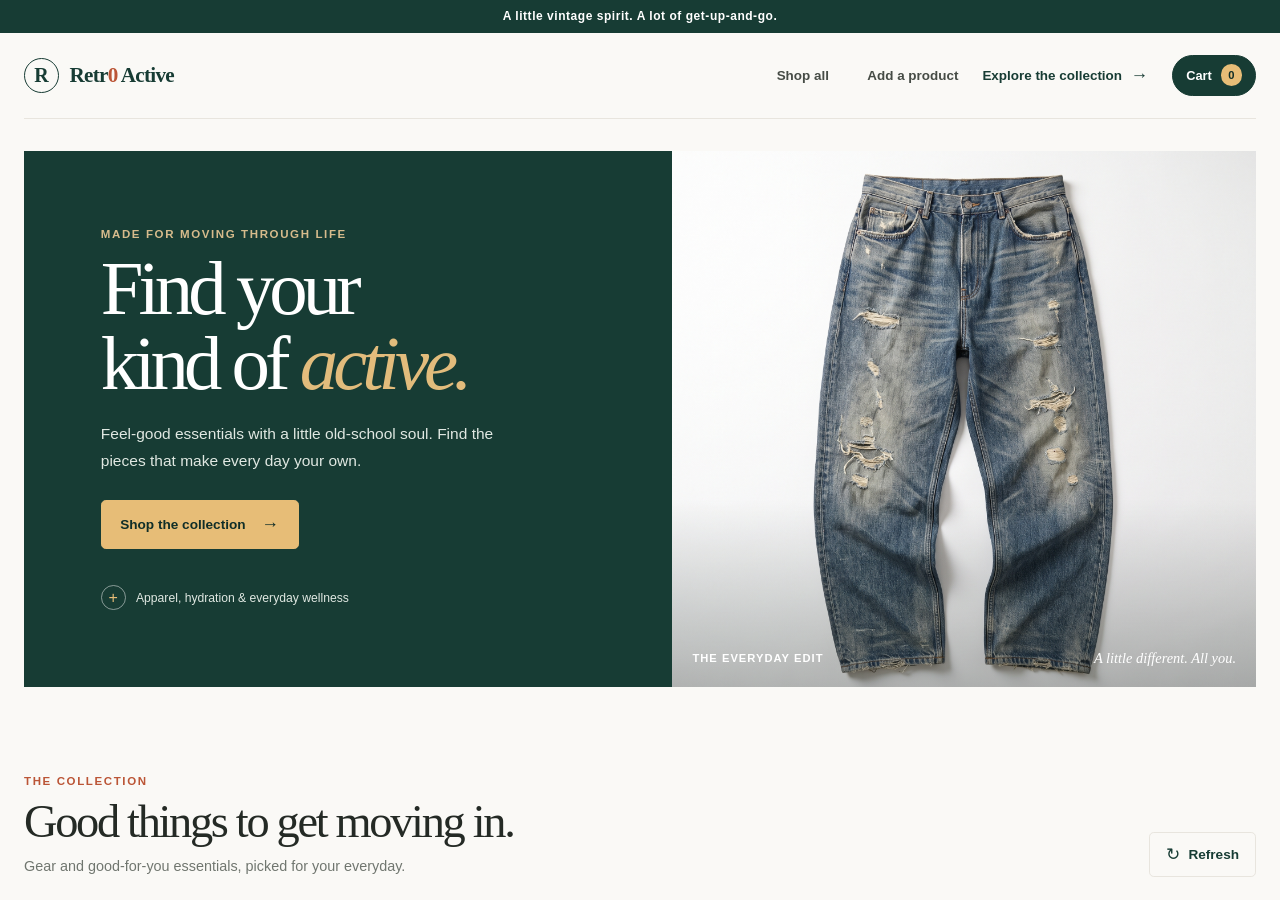
<file: index.html>
<!doctype html>
<html lang="en">
  <head>
    <meta charset="utf-8">
    <meta name="viewport" content="width=device-width, initial-scale=1">
    <title>Retr0 Active | Vintage gear, modern pace</title>
    <style>
      html,
      body {
        width: 100%;
        height: 100%;
        margin: 0;
      }

      iframe {
        display: block;
        width: 100%;
        height: 100%;
        border: 0;
      }
    </style>
  </head>
  <body>
    <iframe src="/client/" title="Retr0 Active storefront"></iframe>
  </body>
</html>
</file>
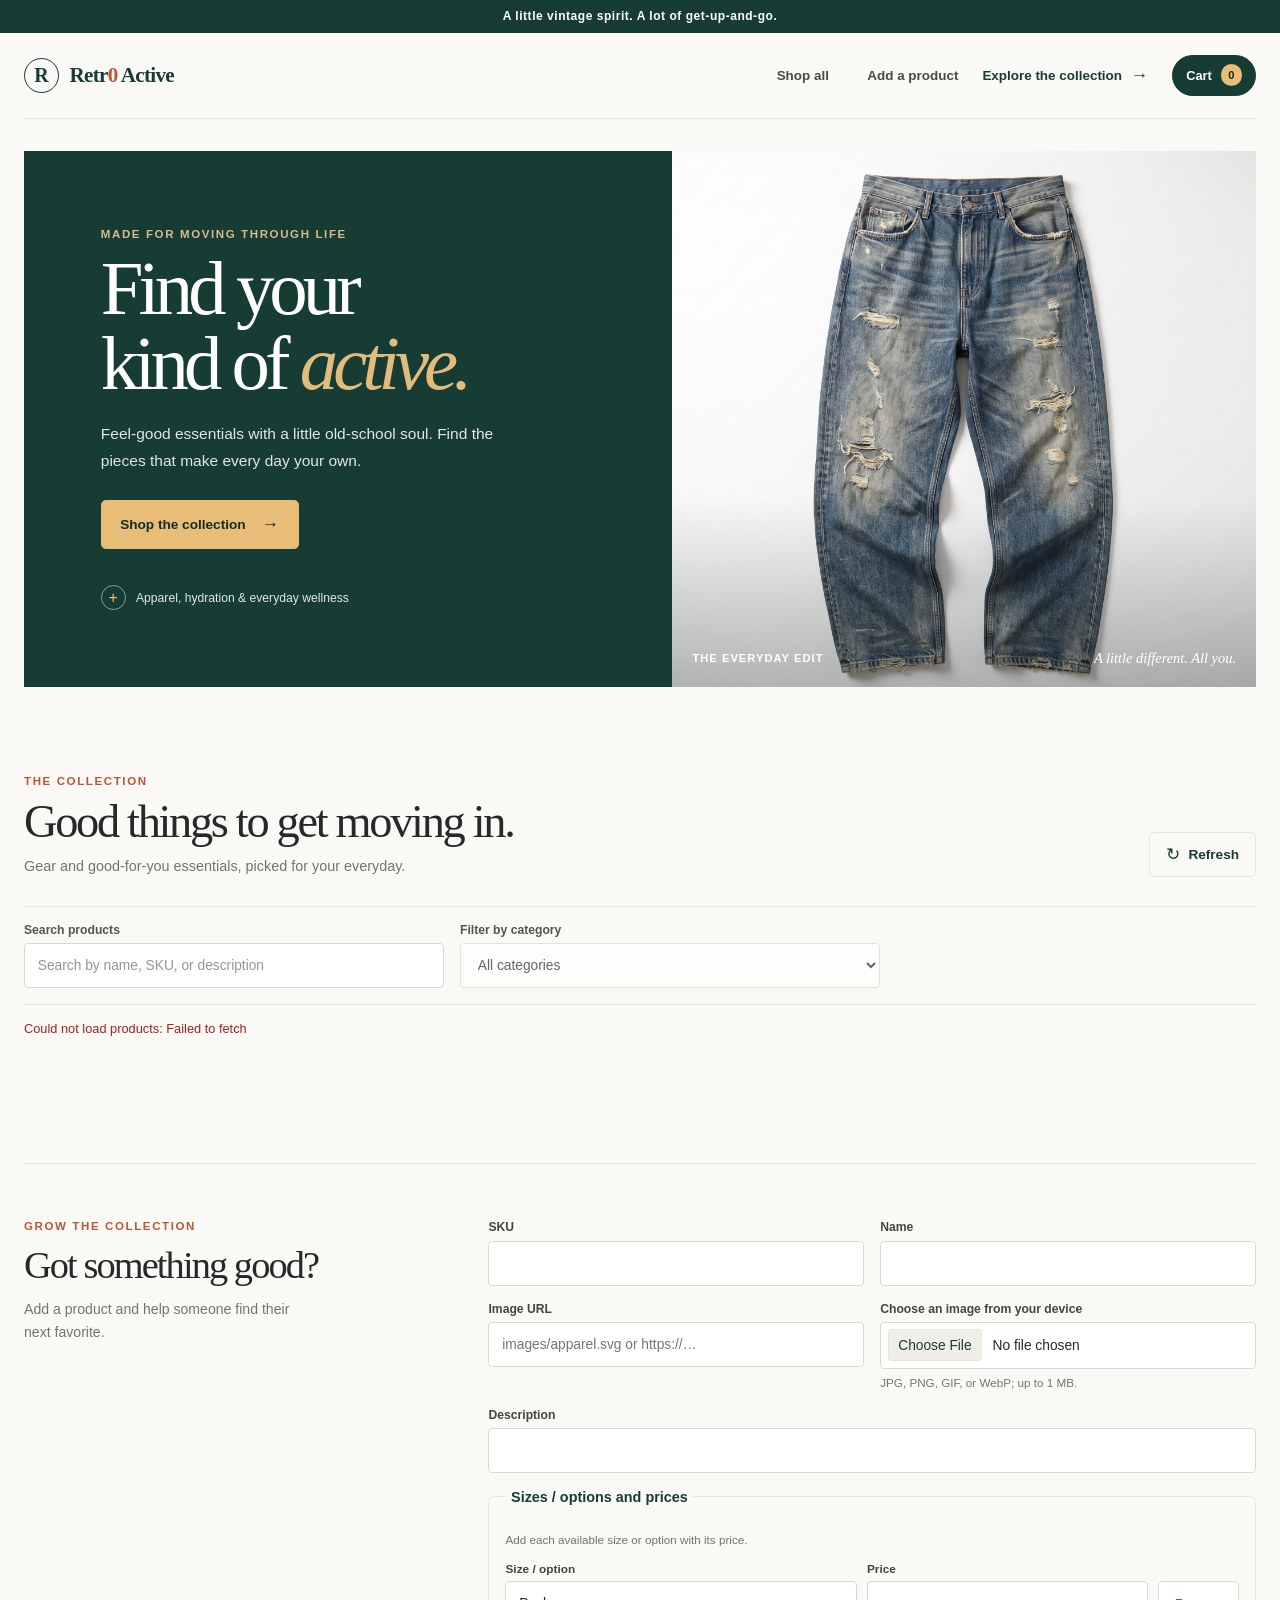
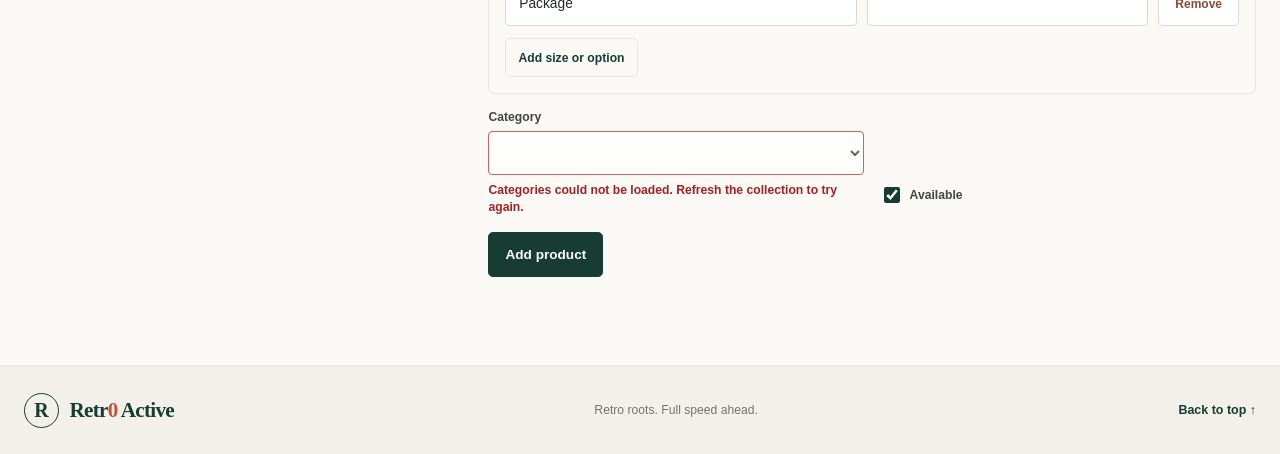
<file: client/index.html>
<!doctype html>
<html lang="en">
<head>
  <meta charset="utf-8">
  <meta name="viewport" content="width=device-width, initial-scale=1">
  <title>Retr0 Active | Vintage gear, modern pace</title>
  <link rel="stylesheet" href="styles.css">
  <script src="app.js" defer></script>
</head>
<body>
  <div class="announcement-bar">
    <p>A little vintage spirit. A lot of get-up-and-go.</p>
  </div>

  <header id="top" class="site-header">
    <a class="brand" href="#top" aria-label="Retr0 Active home">
      <span class="brand__mark" aria-hidden="true">R</span>
      <span class="brand__name">Retr<span>0</span> Active</span>
    </a>
    <nav class="site-nav" aria-label="Main navigation">
      <a href="#products">Shop all</a>
      <a href="#add-product">Add a product</a>
    </nav>
    <a class="header-cta" href="#products">
      Explore the collection <span aria-hidden="true">&rarr;</span>
    </a>
    <button
      id="cart-toggle"
      class="cart-toggle"
      type="button"
      aria-haspopup="dialog"
      aria-controls="cart-dialog"
      aria-label="Open shopping cart, 0 items">
      Cart <span id="cart-count" class="cart-count">0</span>
    </button>
  </header>

  <main>
    <section class="hero" aria-labelledby="hero-heading">
      <div class="hero__copy">
        <p class="eyebrow">Made for moving through life</p>
        <h1 id="hero-heading">Find your<br>kind of <span>active.</span></h1>
        <p class="hero__description">
          Feel-good essentials with a little old-school soul. Find the pieces
          that make every day your own.
        </p>
        <a class="hero__button" href="#products">
          Shop the collection <span aria-hidden="true">&rarr;</span>
        </a>
        <div class="hero__note">
          <span class="hero__note-mark" aria-hidden="true">+</span>
          <p>Apparel, hydration &amp; everyday wellness</p>
        </div>
      </div>
      <div class="hero__image-wrap">
        <img
          class="hero__image"
          src="images/Grunge Skater Jeans (Men) - AWMGSJ.jpg"
          alt="Vintage-inspired grunge skater jeans">
        <div class="hero__image-caption">
          <span>THE EVERYDAY EDIT</span>
          <span>A little different. All you.</span>
        </div>
      </div>
    </section>

    <section class="products-section" aria-labelledby="products-heading">
      <div class="section-heading">
        <div class="section-heading__copy">
          <p class="eyebrow">The collection</p>
          <h2 id="products-heading">Good things to get moving in.</h2>
          <p class="section-heading__description">
            Gear and good-for-you essentials, picked for your everyday.
          </p>
        </div>
        <button id="refresh-button" class="secondary-button" type="button" aria-label="Refresh the collection">
          <span aria-hidden="true">&circlearrowright;</span> Refresh
        </button>
      </div>
      <div class="product-filters">
        <label class="product-search">
          <span>Search products</span>
          <input
            id="product-search"
            type="search"
            placeholder="Search by name, SKU, or description"
            autocomplete="off"
            aria-controls="products">
        </label>
        <label class="category-filter">
          <span>Filter by category</span>
          <select id="category-filter" aria-controls="products" disabled>
            <option value="all">All categories</option>
          </select>
        </label>
      </div>
      <p id="status" role="status" aria-live="polite"></p>
      <div id="products" class="products-grid"></div>
    </section>

    <section id="add-product" class="panel add-product-section" aria-labelledby="product-form-heading">
      <div class="add-product-heading">
        <p class="eyebrow">Grow the collection</p>
        <h2 id="product-form-heading">Got something good?</h2>
        <p>Add a product and help someone find their next favorite.</p>
      </div>
      <form id="product-form" class="product-form" novalidate>
        <label>
          SKU
          <input name="sku" required maxlength="40" aria-describedby="add-sku-error">
          <span id="add-sku-error" class="field-error" data-validation-for="sku" aria-live="polite"></span>
        </label>
        <label>
          Name
          <input name="name" required maxlength="120" aria-describedby="add-name-error">
          <span id="add-name-error" class="field-error" data-validation-for="name" aria-live="polite"></span>
        </label>
        <label class="image-url-field">
          Image URL
          <input
            name="imageUrl"
            type="text"
            inputmode="url"
            placeholder="images/apparel.svg or https://…"
            maxlength="2048"
            aria-describedby="add-imageUrl-error">
          <span id="add-imageUrl-error" class="field-error" data-validation-for="imageUrl" aria-live="polite"></span>
        </label>
        <label class="image-file-field">
          Choose an image from your device
          <input
            name="imageFile"
            type="file"
            accept="image/jpeg,image/png,image/webp,image/gif"
            aria-describedby="add-imageFile-help add-imageFile-error">
          <span id="add-imageFile-help" class="field-help">JPG, PNG, GIF, or WebP; up to 1 MB.</span>
          <span id="add-imageFile-error" class="field-error" data-validation-for="imageFile" aria-live="polite"></span>
        </label>
        <div class="image-file-preview wide" data-image-preview hidden>
          <img data-image-preview-image alt="">
          <span data-image-preview-name></span>
        </div>
        <label class="wide">
          Description
          <input name="description" required maxlength="300" aria-describedby="add-description-error">
          <span id="add-description-error" class="field-error" data-validation-for="description" aria-live="polite"></span>
        </label>
        <fieldset class="option-editor wide">
          <legend>Sizes / options and prices</legend>
          <p class="field-help">Add each available size or option with its price.</p>
          <div class="option-list" data-option-list aria-label="Product options"></div>
          <div class="option-editor__actions">
            <button class="secondary-button" type="button" data-add-option>Add size or option</button>
          </div>
          <span id="add-options-error" class="field-error" data-validation-for="options" aria-live="polite"></span>
        </fieldset>
        <label>
          Category
          <select name="categoryId" required aria-describedby="add-categoryId-error" disabled></select>
          <span id="add-categoryId-error" class="field-error" data-validation-for="categoryId" aria-live="polite"></span>
        </label>
        <label class="availability">
          <input name="isAvailable" type="checkbox" checked>
          Available
        </label>
        <div class="form-actions">
          <button type="submit">Add product</button>
        </div>
      </form>
    </section>
  </main>

  <footer class="site-footer">
    <div class="site-footer__inner">
      <a class="brand" href="#top" aria-label="Retr0 Active home">
        <span class="brand__mark" aria-hidden="true">R</span>
        <span class="brand__name">Retr<span>0</span> Active</span>
      </a>
      <p>Retro roots. Full speed ahead.</p>
      <a class="footer-link" href="#top">Back to top &uarr;</a>
    </div>
  </footer>

  <dialog id="edit-product-dialog" aria-labelledby="edit-product-heading">
    <section class="panel edit-product-panel">
      <div class="edit-product-header">
        <h2 id="edit-product-heading">Edit product</h2>
        <button id="cancel-edit-button" class="secondary-button" type="button">
          Cancel
        </button>
      </div>
      <form id="edit-product-form" class="product-form" novalidate>
        <label>
          SKU
          <input name="sku" required maxlength="40" aria-describedby="edit-sku-error">
          <span id="edit-sku-error" class="field-error" data-validation-for="sku" aria-live="polite"></span>
        </label>
        <label>
          Name
          <input name="name" required maxlength="120" aria-describedby="edit-name-error">
          <span id="edit-name-error" class="field-error" data-validation-for="name" aria-live="polite"></span>
        </label>
        <label class="image-url-field">
          Image URL
          <input
            name="imageUrl"
            type="text"
            inputmode="url"
            placeholder="images/apparel.svg or https://…"
            maxlength="2048"
            aria-describedby="edit-imageUrl-error">
          <span id="edit-imageUrl-error" class="field-error" data-validation-for="imageUrl" aria-live="polite"></span>
        </label>
        <label class="image-file-field">
          Choose an image from your device
          <input
            name="imageFile"
            type="file"
            accept="image/jpeg,image/png,image/webp,image/gif"
            aria-describedby="edit-imageFile-help edit-imageFile-error">
          <span id="edit-imageFile-help" class="field-help">JPG, PNG, GIF, or WebP; up to 1 MB.</span>
          <span id="edit-imageFile-error" class="field-error" data-validation-for="imageFile" aria-live="polite"></span>
        </label>
        <div class="image-file-preview wide" data-image-preview hidden>
          <img data-image-preview-image alt="">
          <span data-image-preview-name></span>
        </div>
        <label class="wide">
          Description
          <input name="description" required maxlength="300" aria-describedby="edit-description-error">
          <span id="edit-description-error" class="field-error" data-validation-for="description" aria-live="polite"></span>
        </label>
        <fieldset class="option-editor wide">
          <legend>Sizes / options and prices</legend>
          <p class="field-help">Add each available size or option with its price.</p>
          <div class="option-list" data-option-list aria-label="Product options"></div>
          <div class="option-editor__actions">
            <button class="secondary-button" type="button" data-add-option>Add size or option</button>
          </div>
          <span id="edit-options-error" class="field-error" data-validation-for="options" aria-live="polite"></span>
        </fieldset>
        <label>
          Category
          <select name="categoryId" required aria-describedby="edit-categoryId-error" disabled></select>
          <span id="edit-categoryId-error" class="field-error" data-validation-for="categoryId" aria-live="polite"></span>
        </label>
        <label class="availability">
          <input name="isAvailable" type="checkbox">
          Available
        </label>
        <div class="form-actions">
          <button type="submit">Save changes</button>
        </div>
      </form>
    </section>
  </dialog>

  <dialog id="product-detail-dialog" class="product-detail-dialog" aria-labelledby="product-detail-heading">
    <section class="product-detail-panel">
      <button id="close-product-detail" class="dialog-close" type="button" aria-label="Close product details">Close</button>
      <div class="product-detail-layout">
        <img class="product-detail-image" data-product-detail-image alt="">
        <div class="product-detail-copy">
          <p class="eyebrow" data-product-detail-category></p>
          <h2 id="product-detail-heading" data-product-detail-name></h2>
          <p class="product-detail-sku" data-product-detail-sku></p>
          <p class="product-detail-description" data-product-detail-description></p>
          <p class="product-detail-price" data-product-detail-price></p>
          <p class="product-detail-stock" data-product-detail-stock></p>
          <form id="product-detail-form" class="product-detail-form">
            <label>
              Size / option
              <select id="product-option-select" required></select>
            </label>
            <label>
              Quantity
              <input id="product-quantity" type="number" min="1" step="1" value="1" required>
            </label>
            <button id="add-to-cart-button" type="submit">Add to cart</button>
          </form>
        </div>
      </div>
    </section>
  </dialog>

  <dialog id="cart-dialog" class="cart-dialog" aria-labelledby="cart-heading">
    <section class="cart-panel">
      <header class="cart-panel__header">
        <h2 id="cart-heading">Your cart</h2>
        <button id="close-cart" class="secondary-button" type="button">Close</button>
      </header>
      <p id="cart-empty" class="cart-empty" hidden>Your cart is empty. Choose something you love.</p>
      <div id="cart-items" class="cart-items" aria-live="polite"></div>
      <div class="cart-summary">
        <div><span>Subtotal</span><strong id="cart-subtotal">$0.00</strong></div>
        <p>Checkout is not available in this demo.</p>
      </div>
    </section>
  </dialog>
</body>
</html>
</file>
<file: client/styles.css>
:root {
  color-scheme: light;
  font-family: "Segoe UI", Arial, sans-serif;
  color: #242a25;
  background: #faf9f6;
  font-synthesis: none;
  text-rendering: optimizeLegibility;
  --color-forest: #173c34;
  --color-forest-dark: #102e28;
  --color-ink: #242a25;
  --color-muted: #70766f;
  --color-rust: #bb5536;
  --color-paper: #faf9f6;
  --color-line: #e8e5de;
  --color-sand: #f0eee7;
  --content-width: 1240px;
}

* {
  box-sizing: border-box;
}

html {
  scroll-behavior: smooth;
}

body {
  min-width: 320px;
  margin: 0;
  background: var(--color-paper);
  color: var(--color-ink);
}

a {
  color: inherit;
}

button,
input,
select {
  font: inherit;
}

button {
  min-height: 2.85rem;
  border: 1px solid var(--color-forest);
  border-radius: 0.3rem;
  padding: 0.7rem 1rem;
  color: #fff;
  background: var(--color-forest);
  font-size: 0.85rem;
  font-weight: 650;
  cursor: pointer;
  transition: background-color 160ms ease, border-color 160ms ease, transform 160ms ease;
}

button:hover {
  border-color: var(--color-forest-dark);
  background: var(--color-forest-dark);
  transform: translateY(-1px);
}

a:focus-visible,
button:focus-visible,
input:focus-visible,
select:focus-visible {
  outline: 3px solid #d99a55;
  outline-offset: 3px;
}

.announcement-bar {
  padding: 0.58rem 1rem;
  color: #fff;
  background: var(--color-forest);
  text-align: center;
}

.announcement-bar p {
  margin: 0;
  font-size: 0.75rem;
  font-weight: 550;
  letter-spacing: 0.045em;
}

.site-header {
  display: grid;
  grid-template-columns: 1fr auto auto auto;
  align-items: center;
  gap: 1.5rem;
  width: min(var(--content-width), calc(100% - 3rem));
  min-height: 5.4rem;
  margin: 0 auto;
  border-bottom: 1px solid var(--color-line);
}

.brand {
  display: inline-flex;
  align-items: center;
  justify-self: start;
  gap: 0.65rem;
  color: var(--color-forest);
  text-decoration: none;
}

.brand__mark {
  display: grid;
  width: 2.2rem;
  height: 2.2rem;
  place-items: center;
  border: 1px solid var(--color-forest);
  border-radius: 50%;
  font-family: Georgia, serif;
  font-size: 1.25rem;
  font-weight: 700;
}

.brand__name {
  font-family: Georgia, "Times New Roman", serif;
  font-size: 1.32rem;
  font-weight: 700;
  letter-spacing: -0.035em;
}

.brand__name span {
  color: var(--color-rust);
}

.site-nav {
  display: flex;
  align-items: center;
  gap: clamp(1.25rem, 3vw, 2.5rem);
}

.site-nav a,
.header-cta {
  font-size: 0.84rem;
  font-weight: 600;
  text-decoration: none;
}

.site-nav a {
  color: #464c46;
}

.site-nav a:hover,
.footer-link:hover {
  color: var(--color-rust);
}

.header-cta {
  display: inline-flex;
  align-items: center;
  justify-self: end;
  gap: 0.55rem;
  color: var(--color-forest);
}

.header-cta span,
.hero__button span {
  font-size: 1.1rem;
  transition: transform 160ms ease;
}

.header-cta:hover span,
.hero__button:hover span {
  transform: translateX(3px);
}

.cart-toggle {
  display: inline-flex;
  min-height: 2.55rem;
  align-items: center;
  justify-self: end;
  gap: 0.55rem;
  border-radius: 999px;
  padding: 0.45rem 0.8rem;
  font-size: 0.8rem;
}

.cart-count {
  display: grid;
  min-width: 1.35rem;
  height: 1.35rem;
  place-items: center;
  border-radius: 50%;
  padding: 0 0.2rem;
  color: var(--color-forest-dark);
  background: #e7bd77;
  font-size: 0.7rem;
  font-weight: 750;
}

main {
  width: min(var(--content-width), calc(100% - 3rem));
  margin: 2rem auto 5.5rem;
}

.hero {
  display: grid;
  grid-template-columns: 1fr 0.9fr;
  min-height: 29rem;
  overflow: hidden;
  background: var(--color-forest);
}

.hero__copy {
  display: flex;
  flex-direction: column;
  align-items: flex-start;
  justify-content: center;
  padding: clamp(2.25rem, 6vw, 5rem);
  color: #fff;
}

.eyebrow {
  margin: 0 0 0.7rem;
  color: var(--color-rust);
  font-size: 0.72rem;
  font-weight: 750;
  letter-spacing: 0.14em;
  text-transform: uppercase;
}

.hero__copy .eyebrow {
  color: #d6bb8c;
}

.hero h1 {
  max-width: 11ch;
  margin: 0;
  font-family: Georgia, "Times New Roman", serif;
  font-size: clamp(3.1rem, 6vw, 5.25rem);
  font-weight: 500;
  letter-spacing: -0.065em;
  line-height: 0.98;
}

.hero h1 span {
  color: #e2bc7c;
  font-style: italic;
}

.hero__description {
  max-width: 25rem;
  margin: 1.15rem 0 1.6rem;
  color: #e0e8e2;
  font-size: 0.97rem;
  line-height: 1.75;
}

.hero__button {
  display: inline-flex;
  min-height: 3.1rem;
  align-items: center;
  gap: 1rem;
  border: 1px solid #e7bd77;
  border-radius: 0.3rem;
  padding: 0.75rem 1.15rem;
  color: var(--color-forest-dark);
  background: #e7bd77;
  font-size: 0.85rem;
  font-weight: 700;
  text-decoration: none;
  transition: background-color 160ms ease, transform 160ms ease;
}

.hero__button:hover {
  background: #f0d39d;
  transform: translateY(-1px);
}

.hero__note {
  display: flex;
  align-items: center;
  gap: 0.65rem;
  margin-top: 2.25rem;
}

.hero__note-mark {
  display: grid;
  width: 1.55rem;
  height: 1.55rem;
  place-items: center;
  border: 1px solid rgb(255 255 255 / 48%);
  border-radius: 50%;
  color: #e7bd77;
  font-size: 1rem;
}

.hero__note p {
  margin: 0;
  color: #e0e8e2;
  font-size: 0.76rem;
}

.hero__image-wrap {
  position: relative;
  min-height: 29rem;
  overflow: hidden;
  background: #e9e7df;
}

.hero__image-wrap::after {
  position: absolute;
  inset: auto 0 0;
  height: 35%;
  background: linear-gradient(transparent, rgb(20 30 25 / 27%));
  content: "";
  pointer-events: none;
}

.hero__image {
  width: 100%;
  height: 100%;
  position: absolute;
  object-fit: cover;
  object-position: center 38%;
}

.hero__image-caption {
  position: absolute;
  z-index: 1;
  right: 1.25rem;
  bottom: 1.25rem;
  left: 1.25rem;
  display: flex;
  justify-content: space-between;
  align-items: center;
  gap: 1rem;
  color: #fff;
  font-size: 0.7rem;
  font-weight: 650;
  letter-spacing: 0.09em;
}

.hero__image-caption span:last-child {
  font-family: Georgia, "Times New Roman", serif;
  font-size: 0.9rem;
  font-style: italic;
  font-weight: 400;
  letter-spacing: 0;
}

.products-section {
  margin-top: clamp(3.75rem, 7vw, 5.5rem);
  scroll-margin-top: 1.5rem;
}

.section-heading {
  display: flex;
  justify-content: space-between;
  align-items: flex-end;
  gap: 1.5rem;
}

.section-heading .eyebrow {
  margin-bottom: 0.55rem;
}

.section-heading h2,
.add-product-heading h2 {
  margin: 0;
  font-family: Georgia, "Times New Roman", serif;
  font-size: clamp(2rem, 4vw, 2.9rem);
  font-weight: 500;
  letter-spacing: -0.05em;
  line-height: 1.1;
}

.section-heading__description {
  margin: 0.55rem 0 0;
  color: var(--color-muted);
  font-size: 0.9rem;
  line-height: 1.5;
}

.secondary-button {
  display: inline-flex;
  flex: 0 0 auto;
  align-items: center;
  gap: 0.5rem;
  border: 1px solid var(--color-line);
  color: var(--color-forest);
  background: transparent;
}

.secondary-button:hover {
  border-color: var(--color-forest);
  color: #fff;
}

.secondary-button span {
  font-size: 1.05rem;
}

.product-filters {
  display: flex;
  flex-wrap: wrap;
  gap: 1rem;
  margin-top: 1.8rem;
  padding: 1rem 0;
  border-top: 1px solid var(--color-line);
  border-bottom: 1px solid var(--color-line);
}

.product-search,
.category-filter {
  display: grid;
  flex: 1 1 250px;
  gap: 0.4rem;
  max-width: 420px;
  margin: 0;
  color: #51574f;
  font-size: 0.76rem;
  font-weight: 650;
}

.product-search input,
.category-filter select,
.product-form input:not([type="checkbox"]),
.product-form select {
  width: 100%;
  min-height: 2.8rem;
  border: 1px solid #d9d8d1;
  border-radius: 0.25rem;
  padding: 0.65rem 0.8rem;
  color: var(--color-ink);
  background: #fff;
  font-size: 0.86rem;
  font-weight: 400;
}

.product-search input::placeholder {
  color: #93968f;
}

#status {
  min-height: 1.5rem;
  margin: 1rem 0;
  color: var(--color-muted);
  font-size: 0.8rem;
}

#status[data-error="true"] {
  color: #a32121;
}

.products-grid {
  display: grid;
  grid-template-columns: repeat(4, minmax(0, 1fr));
  gap: 1.25rem;
}

.product-card {
  position: relative;
  display: flex;
  flex-direction: column;
  justify-content: space-between;
  min-width: 0;
  min-height: 100%;
  gap: 1.1rem;
  border: 1px solid var(--color-line);
  border-radius: 0.45rem;
  overflow: hidden;
  background: #fff;
  animation: card-enter 300ms both;
  animation-delay: calc(var(--card-index, 0) * 28ms);
  transition: border-color 180ms ease, box-shadow 180ms ease, transform 180ms ease;
}

.product-card:hover {
  border-color: #cdc9bd;
  box-shadow: 0 12px 28px rgb(34 42 36 / 9%);
  transform: translateY(-3px);
}

.product-card__details {
  display: grid;
  align-content: start;
  gap: 0.7rem;
  padding: 0.8rem 0.8rem 0;
}

.product-card .product-card__details-trigger {
  display: grid;
  width: 100%;
  min-height: 0;
  gap: 0.7rem;
  border: 0;
  border-radius: 0;
  padding: 0;
  color: inherit;
  background: transparent;
  text-align: left;
  cursor: pointer;
  transition: none;
}

.product-card .product-card__details-trigger:hover {
  border-color: transparent;
  background: transparent;
  box-shadow: none;
  transform: none;
}

.product-card .product-card__details-trigger:focus-visible {
  outline-offset: -3px;
}

.product-option-summary {
  color: var(--color-muted);
  font-size: 0.72rem;
  font-weight: 650;
}

.product-card__header,
.product-card__footer {
  display: flex;
  flex-wrap: wrap;
  justify-content: space-between;
  align-items: center;
  gap: 0.55rem;
}

.product-card__header {
  min-height: 1.7rem;
  padding: 0 0.1rem;
}

.product-sku {
  margin: 0;
  color: #777b74;
  font-size: 0.68rem;
  font-weight: 650;
  letter-spacing: 0.09em;
}

.product-status {
  border-radius: 99px;
  padding: 0.3rem 0.55rem;
  font-size: 0.67rem;
  font-weight: 700;
  white-space: nowrap;
}

.product-status.is-available {
  color: #315b37;
  background: #eaf1e9;
}

.product-status.is-unavailable {
  color: #8e392d;
  background: #f8ebe6;
}

.product-image {
  display: block;
  width: 100%;
  aspect-ratio: 1.08;
  background: #f0eee7;
  object-fit: cover;
}

.product-category {
  width: fit-content;
  border-bottom: 1px solid #d5c6a9;
  padding-bottom: 0.2rem;
  color: #806344;
  font-size: 0.65rem;
  font-weight: 650;
  letter-spacing: 0.07em;
  text-transform: uppercase;
}

.product-card h3,
.product-card p {
  margin: 0;
}

.product-card h3 {
  font-family: Georgia, "Times New Roman", serif;
  font-size: 1.15rem;
  font-weight: 500;
  letter-spacing: -0.02em;
  line-height: 1.3;
}

.product-description {
  display: -webkit-box;
  overflow: hidden;
  color: var(--color-muted);
  font-size: 0.79rem;
  line-height: 1.5;
  -webkit-box-orient: vertical;
  -webkit-line-clamp: 2;
}

.product-card__footer {
  margin-top: auto;
  padding: 0.85rem;
  border-top: 1px solid #efede8;
}

.product-price {
  color: var(--color-forest);
  font-size: 1.05rem;
  font-weight: 750;
  letter-spacing: -0.025em;
}

.product-card__actions {
  display: flex;
  flex-wrap: wrap;
  gap: 0.4rem;
}

.product-card button {
  min-height: 2.2rem;
  border: 1px solid #d7dcd6;
  border-radius: 0.25rem;
  padding: 0.45rem 0.62rem;
  color: var(--color-forest);
  background: #fff;
  font-size: 0.73rem;
}

.product-card .edit-button {
  border-color: var(--color-forest);
  color: #fff;
  background: var(--color-forest);
}

.product-card .edit-button:hover {
  background: var(--color-forest-dark);
}

.product-card__actions button:last-child {
  color: #8b493b;
}

.product-card__actions button:last-child:hover {
  border-color: #c9a49a;
  background: #fbf3ef;
}

.add-product-section {
  display: grid;
  grid-template-columns: minmax(13rem, 0.7fr) minmax(0, 1.3fr);
  align-items: start;
  gap: clamp(1.5rem, 4vw, 4rem);
  margin-top: clamp(4rem, 8vw, 6.5rem);
  border-top: 1px solid var(--color-line);
  padding: clamp(2rem, 5vw, 3.5rem) 0 0;
  scroll-margin-top: 1.5rem;
}

.add-product-heading h2 {
  font-size: clamp(1.8rem, 3vw, 2.45rem);
}

.add-product-heading > p:last-child {
  max-width: 17rem;
  margin: 0.75rem 0 0;
  color: var(--color-muted);
  font-size: 0.88rem;
  line-height: 1.65;
}

.product-form {
  display: grid;
  grid-template-columns: repeat(2, minmax(0, 1fr));
  gap: 1rem;
  align-items: end;
}

.product-form label {
  display: grid;
  gap: 0.4rem;
  color: #41473f;
  font-size: 0.76rem;
  font-weight: 650;
}

.field-error {
  color: #a32121;
  font-size: 0.76rem;
  font-weight: 600;
  line-height: 1.4;
}

.field-help {
  color: var(--color-muted);
  font-size: 0.73rem;
  font-weight: 400;
  line-height: 1.4;
}

.field-error:empty {
  display: none;
}

.product-form input[aria-invalid="true"],
.product-form select[aria-invalid="true"] {
  border-color: #b3261e;
}

.product-form .wide {
  grid-column: 1 / -1;
}

.product-form .image-url-field,
.product-form .image-file-field {
  align-self: start;
}

.product-form input[type="file"] {
  padding: 0.4rem;
}

.product-form input[type="file"]::file-selector-button {
  min-height: 2rem;
  margin-right: 0.65rem;
  border: 1px solid var(--color-line);
  border-radius: 0.2rem;
  padding: 0.35rem 0.6rem;
  color: var(--color-forest);
  background: var(--color-sand);
  font: inherit;
  cursor: pointer;
}

.image-file-preview {
  display: flex;
  align-items: center;
  gap: 0.85rem;
  border: 1px solid var(--color-line);
  border-radius: 0.25rem;
  padding: 0.65rem;
  color: var(--color-muted);
  background: #fff;
  font-size: 0.78rem;
  overflow-wrap: anywhere;
}

.image-file-preview[hidden] {
  display: none;
}

.image-file-preview img {
  width: 4.5rem;
  height: 4.5rem;
  flex: 0 0 auto;
  border-radius: 0.2rem;
  object-fit: cover;
  background: var(--color-sand);
}

.product-form .availability {
  display: flex;
  align-items: center;
  min-height: 2.6rem;
}

.product-form .availability input {
  width: 1rem;
  height: 1rem;
  accent-color: var(--color-forest);
}

.form-actions {
  display: flex;
  flex-wrap: wrap;
  align-items: center;
  gap: 0.75rem;
}

.form-actions [hidden] {
  display: none;
}

.form-actions .secondary-button {
  border-color: var(--color-line);
  color: var(--color-forest);
  background: #fff;
}

#edit-product-dialog {
  width: min(720px, calc(100% - 2rem));
  max-width: none;
  max-height: calc(100vh - 2rem);
  overflow-y: auto;
  border: 0;
  border-radius: 0.35rem;
  padding: 0;
  color: var(--color-ink);
  background: transparent;
}

#edit-product-dialog::backdrop {
  background: rgb(13 20 29 / 64%);
  backdrop-filter: blur(3px);
}

.edit-product-panel {
  border: 1px solid var(--color-line);
  padding: clamp(1.25rem, 3vw, 2rem);
  background: var(--color-paper);
}

.edit-product-header {
  display: flex;
  justify-content: space-between;
  align-items: flex-start;
  gap: 1rem;
  margin-bottom: 1.25rem;
}

.edit-product-header h2 {
  margin: 0;
  font-family: Georgia, "Times New Roman", serif;
  font-size: 1.8rem;
  font-weight: 500;
}

.site-footer {
  border-top: 1px solid var(--color-line);
  background: #f2f0e9;
}

.site-footer__inner {
  display: flex;
  justify-content: space-between;
  align-items: center;
  gap: 1rem;
  width: min(var(--content-width), calc(100% - 3rem));
  min-height: 5.5rem;
  margin: 0 auto;
}

.site-footer__inner p {
  margin: 0;
  color: var(--color-muted);
  font-size: 0.76rem;
}

.footer-link {
  color: var(--color-forest);
  font-size: 0.78rem;
  font-weight: 650;
  text-decoration: none;
}

.option-editor {
  min-width: 0;
  margin: 0;
  border: 1px solid var(--color-line);
  border-radius: 0.4rem;
  padding: 1rem;
}

.option-editor legend {
  padding: 0 0.35rem;
  color: var(--color-forest);
  font-size: 0.9rem;
  font-weight: 700;
}

.option-list {
  display: grid;
  gap: 0.7rem;
  margin-top: 0.8rem;
}

.option-row {
  display: grid;
  grid-template-columns: minmax(0, 1fr) minmax(0, 0.8fr) auto;
  align-items: end;
  gap: 0.65rem;
}

.option-row label {
  display: grid;
  gap: 0.35rem;
  color: #41473f;
  font-size: 0.74rem;
  font-weight: 650;
}

.option-row__remove {
  min-height: 2.8rem;
  border-color: #d7dcd6;
  color: #8b493b;
  background: #fff;
  font-size: 0.75rem;
}

.option-editor__actions {
  margin-top: 0.75rem;
}

.option-editor__actions .secondary-button {
  min-height: 2.45rem;
  padding: 0.5rem 0.75rem;
  font-size: 0.76rem;
}

.product-detail-dialog,
.cart-dialog {
  max-width: none;
  border: 0;
  padding: 0;
  color: var(--color-ink);
  background: transparent;
}

.product-detail-dialog {
  width: min(900px, calc(100% - 2rem));
  max-height: calc(100dvh - 2rem);
  overflow: auto;
  border-radius: 0.65rem;
}

.product-detail-dialog[open] {
  animation: dialog-enter 240ms ease-out both;
}

.product-detail-dialog::backdrop,
.cart-dialog::backdrop {
  background: rgb(13 20 29 / 62%);
  backdrop-filter: blur(3px);
}

.product-detail-panel {
  position: relative;
  padding: clamp(1.25rem, 3vw, 2.25rem);
  background: var(--color-paper);
}

.dialog-close {
  position: absolute;
  z-index: 1;
  top: 0.8rem;
  right: 0.8rem;
  min-height: 2.35rem;
  border-color: rgb(23 60 52 / 18%);
  border-radius: 999px;
  padding: 0.45rem 0.75rem;
  color: var(--color-forest);
  background: rgb(255 255 255 / 92%);
  font-size: 0.75rem;
}

.product-detail-layout {
  display: grid;
  grid-template-columns: minmax(0, 1fr) minmax(0, 0.9fr);
  align-items: center;
  gap: clamp(1.25rem, 4vw, 3rem);
}

.product-detail-image {
  display: block;
  width: 100%;
  max-height: min(72vh, 640px);
  aspect-ratio: 0.88;
  border-radius: 0.4rem;
  object-fit: cover;
  background: var(--color-sand);
}

.product-detail-copy {
  display: grid;
  align-content: center;
  gap: 0.85rem;
  padding: 1.5rem 0;
}

.product-detail-copy .eyebrow {
  margin: 0;
}

.product-detail-copy h2 {
  margin: 0;
  color: var(--color-forest);
  font-family: Georgia, "Times New Roman", serif;
  font-size: clamp(2rem, 4vw, 3rem);
  font-weight: 500;
  letter-spacing: -0.05em;
  line-height: 1.05;
}

.product-detail-sku,
.product-detail-description,
.product-detail-stock {
  margin: 0;
  color: var(--color-muted);
  font-size: 0.86rem;
  line-height: 1.6;
}

.product-detail-price {
  margin: 0;
  color: var(--color-forest);
  font-size: 1.25rem;
  font-weight: 750;
}

.product-detail-stock.is-unavailable {
  color: #8b493b;
}

.product-detail-form {
  display: grid;
  grid-template-columns: minmax(0, 1fr) 6.5rem;
  align-items: end;
  gap: 0.8rem;
  margin-top: 0.4rem;
}

.product-detail-form label {
  display: grid;
  gap: 0.4rem;
  color: #41473f;
  font-size: 0.76rem;
  font-weight: 650;
}

.product-detail-form select,
.product-detail-form input {
  width: 100%;
  min-height: 2.85rem;
  border: 1px solid #d9d8d1;
  border-radius: 0.25rem;
  padding: 0.6rem 0.7rem;
  color: var(--color-ink);
  background: #fff;
  font: inherit;
}

.product-detail-form button {
  grid-column: 1 / -1;
  min-height: 3.1rem;
}

.product-detail-form button:disabled {
  border-color: #b8b8b1;
  color: #62675f;
  background: #e2e0d9;
  cursor: not-allowed;
  transform: none;
}

.cart-dialog {
  width: min(460px, 100%);
  height: 100dvh;
  max-height: 100dvh;
  margin: 0 0 0 auto;
  overflow: auto;
  border-radius: 0.55rem 0 0 0.55rem;
  animation: cart-enter 240ms ease-out both;
}

.cart-panel {
  display: flex;
  min-height: 100%;
  flex-direction: column;
  padding: clamp(1.2rem, 4vw, 2rem);
  background: var(--color-paper);
}

.cart-panel__header {
  display: flex;
  justify-content: space-between;
  align-items: center;
  gap: 1rem;
  border-bottom: 1px solid var(--color-line);
  padding-bottom: 1rem;
}

.cart-panel__header h2 {
  margin: 0;
  color: var(--color-forest);
  font-family: Georgia, "Times New Roman", serif;
  font-size: 1.8rem;
  font-weight: 500;
}

.cart-empty {
  margin: 2rem 0;
  color: var(--color-muted);
  text-align: center;
}

.cart-items {
  display: grid;
  align-content: start;
  gap: 1rem;
  padding: 1.2rem 0;
}

.cart-item {
  display: grid;
  grid-template-columns: 4.5rem minmax(0, 1fr);
  gap: 0.8rem;
  border-bottom: 1px solid var(--color-line);
  padding-bottom: 1rem;
}

.cart-item__image {
  width: 4.5rem;
  height: 5rem;
  border-radius: 0.25rem;
  object-fit: cover;
  background: var(--color-sand);
}

.cart-item__details {
  display: grid;
  align-content: start;
  gap: 0.3rem;
  min-width: 0;
}

.cart-item__details h3,
.cart-item__details p {
  margin: 0;
}

.cart-item__details h3 {
  font-family: Georgia, "Times New Roman", serif;
  font-size: 0.95rem;
  font-weight: 600;
}

.cart-item__details p {
  color: var(--color-muted);
  font-size: 0.78rem;
}

.cart-item__unit-price {
  color: var(--color-forest) !important;
  font-weight: 700;
}

.cart-item__controls {
  display: flex;
  grid-column: 2;
  align-items: center;
  gap: 0.45rem;
}

.cart-quantity-button,
.cart-remove-button {
  min-width: 2rem;
  min-height: 2rem;
  border: 1px solid var(--color-line);
  border-radius: 0.25rem;
  padding: 0.25rem 0.55rem;
  color: var(--color-forest);
  background: #fff;
  font-size: 0.78rem;
}

.cart-quantity {
  min-width: 1.5rem;
  color: var(--color-ink);
  font-size: 0.8rem;
  text-align: center;
}

.cart-remove-button {
  margin-left: auto;
  color: #8b493b;
}

.cart-summary {
  margin-top: auto;
  border-top: 1px solid var(--color-line);
  padding-top: 1rem;
}

.cart-summary > div {
  display: flex;
  justify-content: space-between;
  gap: 1rem;
  color: var(--color-forest);
  font-size: 1rem;
}

.cart-summary p {
  margin: 0.8rem 0 0;
  color: var(--color-muted);
  font-size: 0.76rem;
}

@keyframes card-enter {
  from {
    opacity: 0;
    transform: translateY(8px);
  }

  to {
    opacity: 1;
    transform: translateY(0);
  }
}

@keyframes dialog-enter {
  from {
    opacity: 0;
    transform: translateY(12px) scale(0.985);
  }

  to {
    opacity: 1;
    transform: translateY(0) scale(1);
  }
}

@keyframes cart-enter {
  from {
    opacity: 0;
    transform: translateX(1rem);
  }

  to {
    opacity: 1;
    transform: translateX(0);
  }
}

@media (max-width: 960px) {
  .products-grid {
    grid-template-columns: repeat(3, minmax(0, 1fr));
  }

  .hero {
    min-height: 25rem;
    grid-template-columns: 1fr 0.85fr;
  }

  .hero__image-wrap {
    min-height: 25rem;
  }

  .hero__copy {
    padding: 2.5rem;
  }
}

@media (max-width: 720px) {
  .site-header {
    grid-template-columns: 1fr auto;
    min-height: 4.8rem;
  }

  .site-nav {
    display: none;
  }

  .header-cta {
    display: none;
  }

  .hero {
    grid-template-columns: 1fr;
  }

  .hero__copy {
    padding: clamp(2rem, 8vw, 3.5rem);
  }

  .hero h1 {
    font-size: clamp(3.3rem, 11vw, 4.7rem);
  }

  .hero__image-wrap {
    min-height: 23rem;
  }

  .products-grid {
    grid-template-columns: repeat(2, minmax(0, 1fr));
    gap: 0.8rem;
  }

  .add-product-section {
    grid-template-columns: 1fr;
    gap: 1.5rem;
  }

  .product-detail-layout {
    grid-template-columns: 1fr;
    gap: 0.8rem;
  }

  .product-detail-image {
    max-height: 42vh;
    aspect-ratio: 1.2;
  }

  .product-detail-copy {
    gap: 0.65rem;
    padding: 0.5rem 0 0;
  }
}

@media (max-width: 480px) {
  .announcement-bar {
    padding: 0.52rem 0.75rem;
  }

  .announcement-bar p {
    font-size: 0.68rem;
  }

  .site-header,
  main,
  .site-footer__inner {
    width: calc(100% - 2rem);
  }

  .site-header {
    gap: 0.5rem;
  }

  .brand {
    gap: 0.45rem;
  }

  .brand__mark {
    width: 1.9rem;
    height: 1.9rem;
  }

  .brand__name {
    font-size: 1.15rem;
  }

  .header-cta {
    gap: 0.3rem;
    font-size: 0.72rem;
  }

  main {
    margin-top: 1rem;
    margin-bottom: 3.5rem;
  }

  .hero__image-wrap {
    min-height: 19rem;
  }

  .hero__image-caption {
    right: 0.85rem;
    bottom: 0.85rem;
    left: 0.85rem;
    font-size: 0.62rem;
  }

  .hero__image-caption span:last-child {
    font-size: 0.78rem;
  }

  .section-heading {
    align-items: flex-start;
    gap: 1rem;
  }

  .section-heading h2 {
    font-size: 1.9rem;
  }

  .secondary-button {
    min-height: 2.5rem;
    padding: 0.5rem 0.65rem;
    font-size: 0.75rem;
  }

  .secondary-button span {
    font-size: 0.9rem;
  }

  .products-grid {
    gap: 0.65rem;
  }

  .product-card__details {
    gap: 0.55rem;
    padding: 0.55rem 0.55rem 0;
  }

  .product-card__header {
    align-items: flex-start;
  }

  .product-status {
    padding: 0.23rem 0.4rem;
    font-size: 0.61rem;
  }

  .product-image {
    aspect-ratio: 0.95;
  }

  .product-card h3 {
    font-size: 1rem;
  }

  .product-description {
    font-size: 0.72rem;
  }

  .product-card__footer {
    align-items: flex-start;
    padding: 0.65rem 0.55rem;
  }

  .product-price {
    font-size: 0.95rem;
  }

  .product-card__actions {
    gap: 0.25rem;
  }

  .product-card button {
    min-height: 2rem;
    padding: 0.35rem 0.45rem;
    font-size: 0.68rem;
  }

  .product-form {
    grid-template-columns: 1fr;
  }

  .product-form .wide {
    grid-column: auto;
  }

  .option-row {
    grid-template-columns: minmax(0, 1fr) minmax(0, 0.8fr);
  }

  .option-row__remove {
    grid-column: 1 / -1;
    justify-self: end;
    min-height: 2.2rem;
  }

  .product-detail-dialog {
    width: calc(100% - 1rem);
    max-height: calc(100dvh - 1rem);
  }

  .product-detail-panel {
    padding: 1rem;
  }

  .product-detail-form {
    grid-template-columns: minmax(0, 1fr) 5.5rem;
  }

  .cart-dialog {
    width: 100%;
    border-radius: 0;
  }

  .site-footer__inner {
    min-height: 4.75rem;
  }
}

@media (prefers-reduced-motion: reduce) {
  html {
    scroll-behavior: auto;
  }

  button,
  a,
  .product-card,
  .header-cta span,
  .hero__button span,
  .product-detail-dialog,
  .cart-dialog {
    transition: none;
    animation: none;
  }

  button:hover,
  .product-card:hover {
    transform: none;
  }
}
</file>
